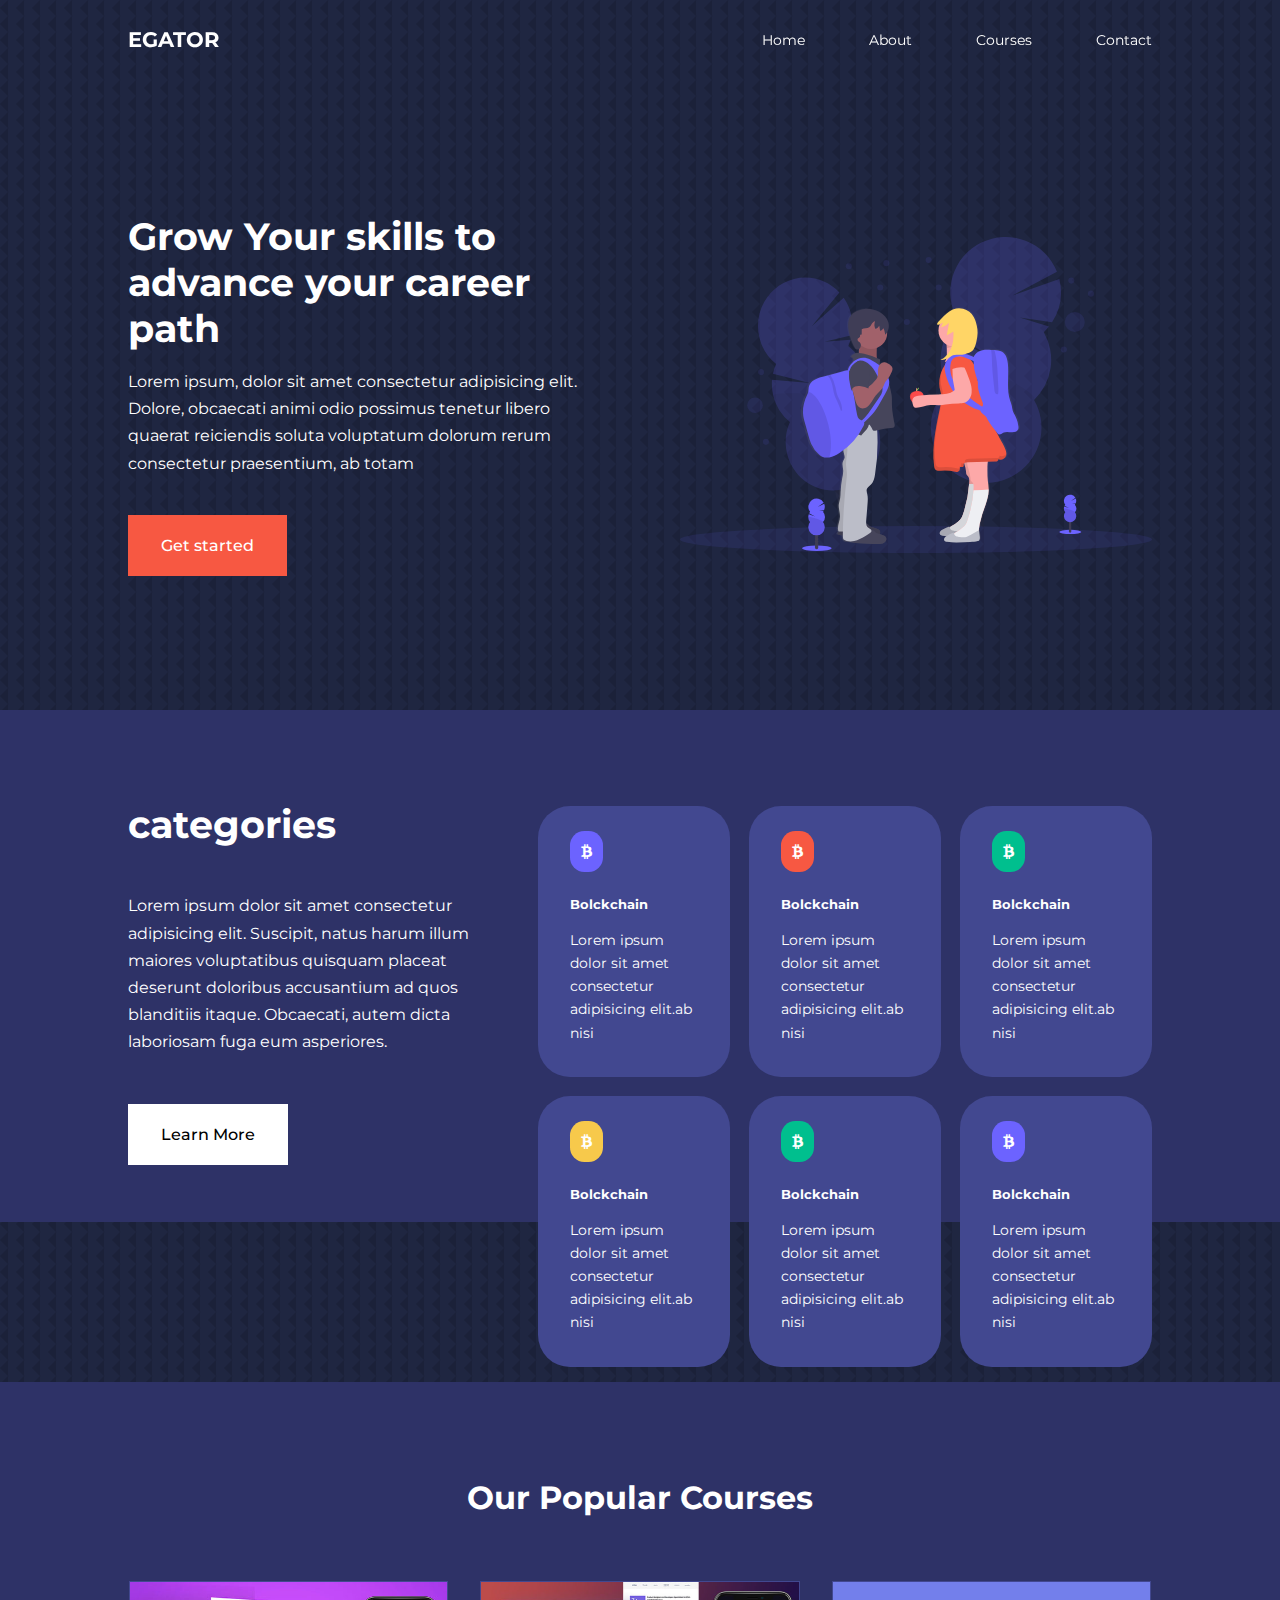
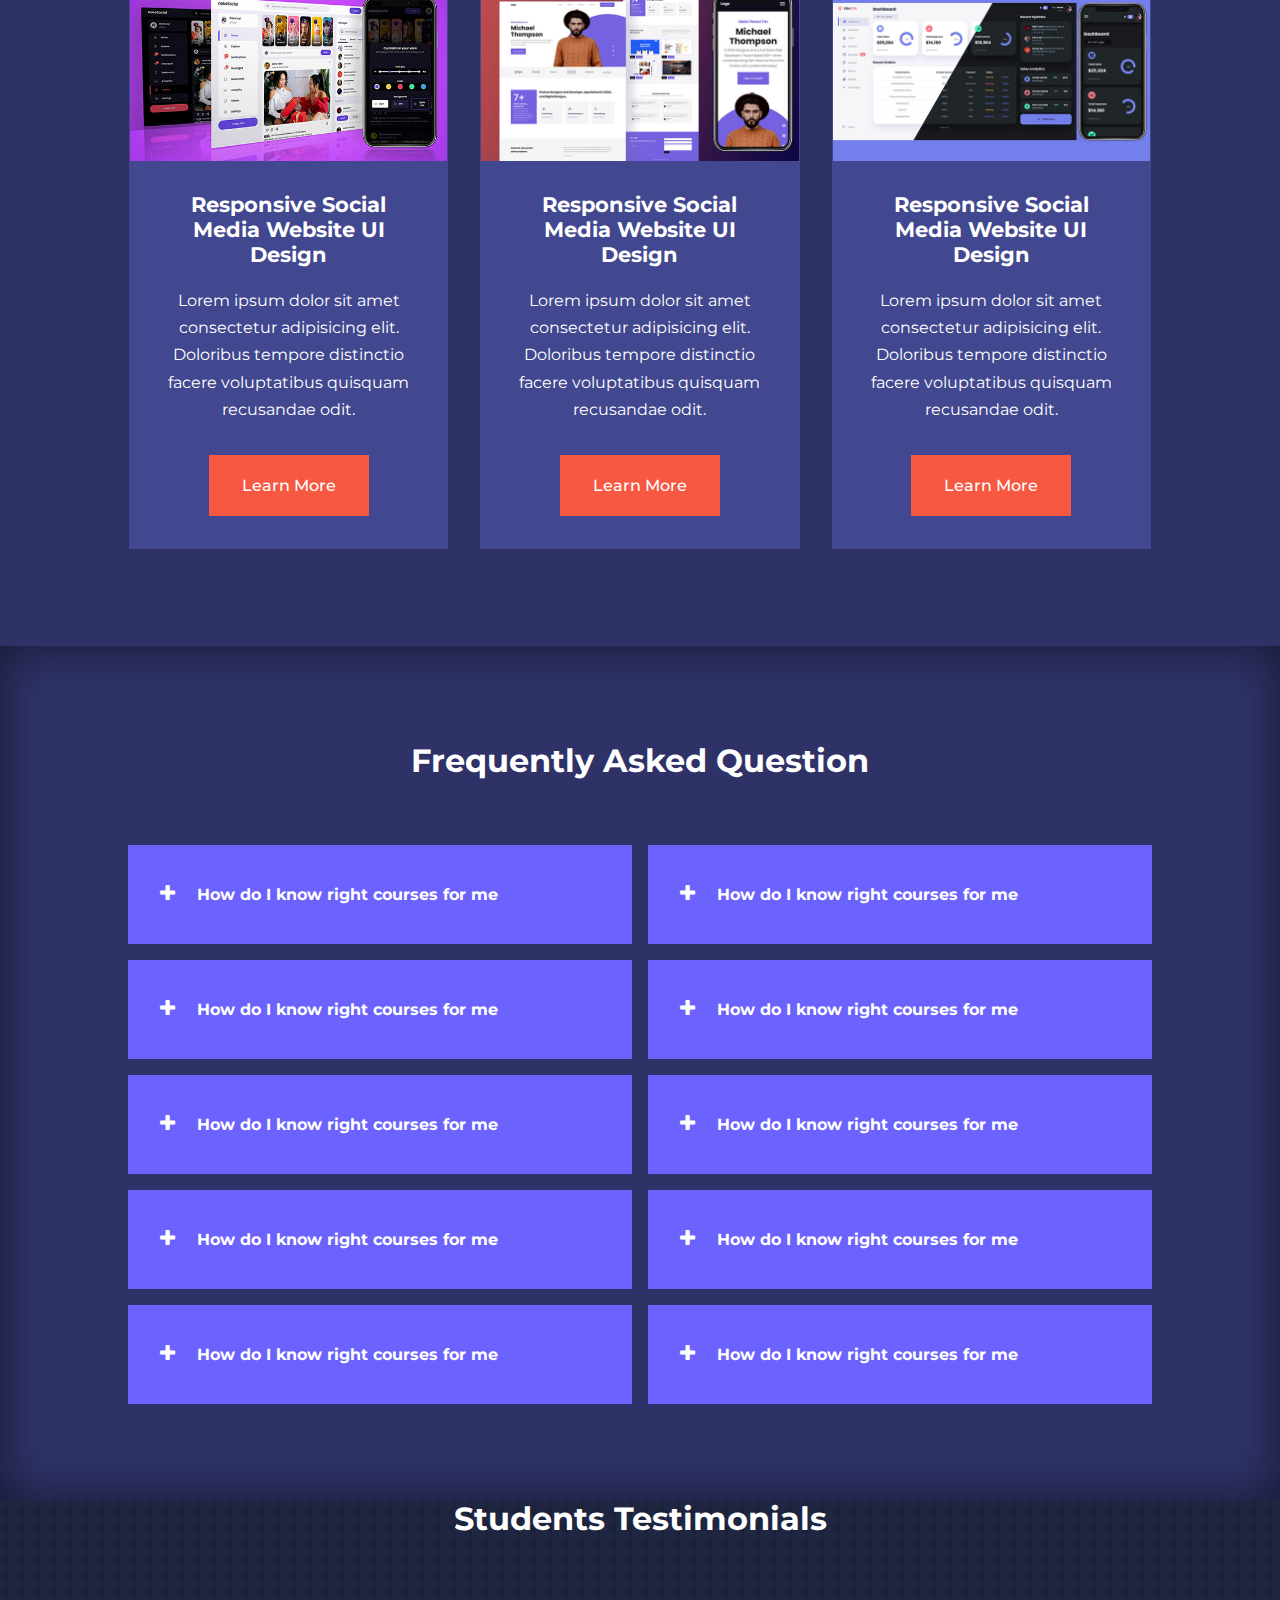
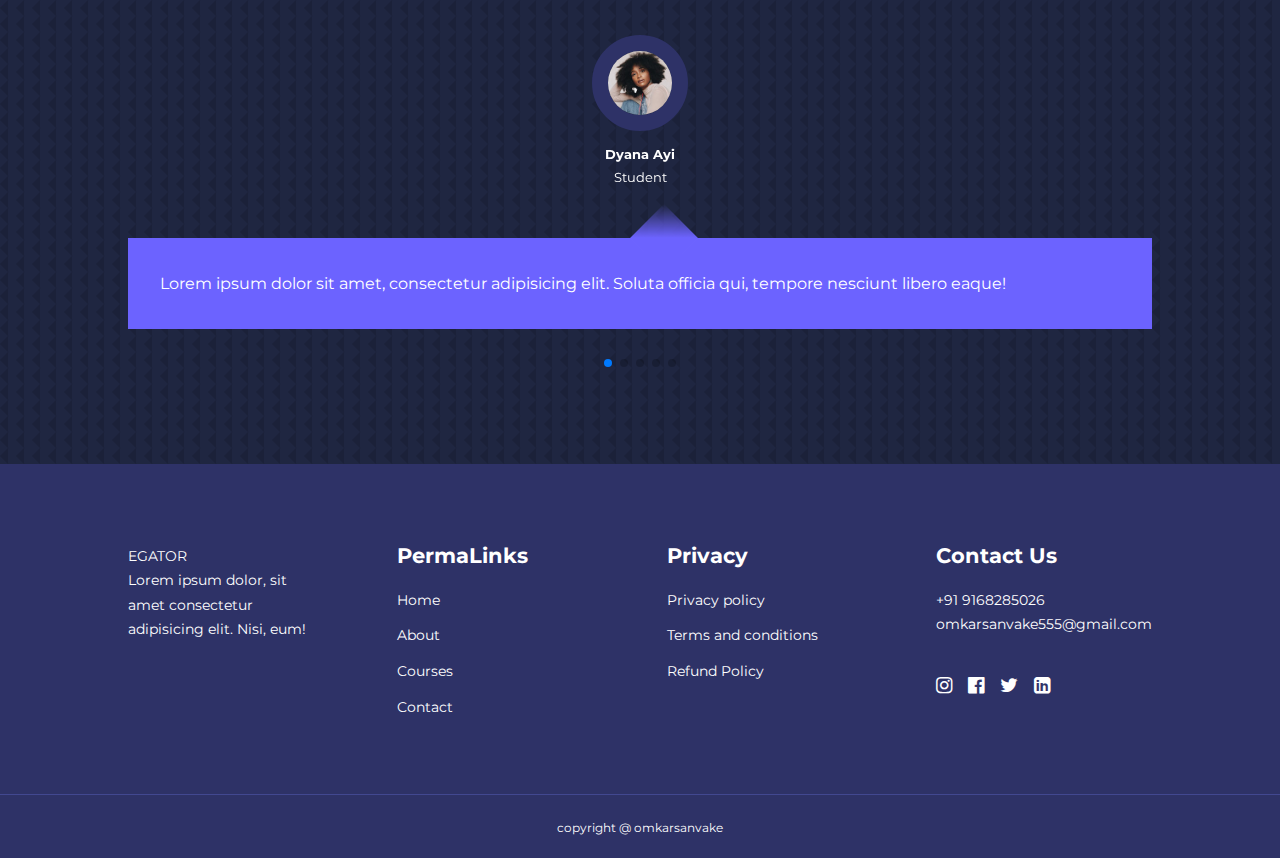
<file: index.html>
<!DOCTYPE html>
<html lang="en">

<head>
    <meta charset="UTF-8">
    <meta name="viewport" content="width=device-width, initial-scale=1.0">
    <title>Responsive multiple Education website</title>
    <link rel="stylesheet" href="./css/style.css">
    <link rel="stylesheet" href="./font-awesome-4.7.0/font-awesome-4.7.0/css/font-awesome.css">

    <link rel="preconnect" href="https://fonts.googleapis.com">
    <link rel="preconnect" href="https://fonts.gstatic.com" crossorigin>

    <!-- Google Font link -->
    <link
        href="https://fonts.googleapis.com/css2?family=Montserrat:wght@300;400;500;600;800&family=Nerko+One&family=Nunito:wght@200;300;400;600;700&display=swap"
        rel="stylesheet">

    <!-- swiper js -->
    <link rel="stylesheet" href="https://cdn.jsdelivr.net/npm/swiper@10/swiper-bundle.min.css" />
    <style>
        body{
            background-image: url("./images/bg-texture.png")
        }
    </style>


</head>

<body>
    <!-- =================Navbar Section starts+======================= -->
    <nav>
        <div class="container nav__container">
            <a href="index.html">
                <h4>EGATOR</h4>
            </a>
            <ul class="nav__menu">
                <li><a href="index.html">Home</a></li>
                <li><a href="about.html">About</a></li>
                <li><a href="courses.html">Courses</a></li>
                <li><a href="contact.html"> Contact</a></li>
                
            </ul>
            <button id="open-menu-btn"><i class="fa fa-bars" aria-hidden="true"></i></button>
            <button id="close-menu-btn"><i class="fa fa-times" aria-hidden="true"></i> </button>


        </div>
    </nav>
    <!-- ================Navbar Section Ends================================= -->


    <!-- ================header section starts============================= -->
    <header>
        <div class="container header__container">
            <div class="header__left">
                <h1>Grow Your skills to advance your career path</h1>
                <p>Lorem ipsum, dolor sit amet consectetur adipisicing elit. Dolore, obcaecati animi odio possimus
                    tenetur libero quaerat reiciendis soluta voluptatum dolorum rerum consectetur praesentium, ab totam

                </p>
                <a href="courses.html" class="btn btn-primary">Get started</a>
            </div>
            <div class="header__right">

                <div class="header__right-image">
                    <img src="./images/header.svg" alt="">
                </div>
            </div>

        </div>
    </header>
    <!-- ================header section End============================= -->

    <!-- ================categories section start============================= -->
    <section class="categories">
        <div class="container categories__container">
            <div class="categories__left">
                <h1>categories</h1>
                <p>Lorem ipsum dolor sit amet consectetur adipisicing elit. Suscipit, natus harum illum maiores
                    voluptatibus quisquam placeat deserunt doloribus accusantium ad quos blanditiis itaque. Obcaecati,
                    autem dicta laboriosam fuga eum asperiores.
                </p>
                <a href="#" class="btn">Learn More</a>
            </div>
            <div class="categories__right">
                <article class="category">
                    <span class="category__icon"><i class="fa fa-btc" aria-hidden="true"></i></span>
                    <h5>Bolckchain</h5>
                    <p>Lorem ipsum dolor sit amet consectetur adipisicing elit.ab nisi</p>
                </article>

                <article class="category">
                    <span class="category__icon"><i class="fa fa-btc" aria-hidden="true"></i></span>
                    <h5>Bolckchain</h5>
                    <p>Lorem ipsum dolor sit amet consectetur adipisicing elit.ab nisi</p>
                </article>

                <article class="category">
                    <span class="category__icon"><i class="fa fa-btc" aria-hidden="true"></i></span>
                    <h5>Bolckchain</h5>
                    <p>Lorem ipsum dolor sit amet consectetur adipisicing elit.ab nisi</p>
                </article>

                <article class="category">
                    <span class="category__icon"><i class="fa fa-btc" aria-hidden="true"></i></span>
                    <h5>Bolckchain</h5>
                    <p>Lorem ipsum dolor sit amet consectetur adipisicing elit.ab nisi</p>
                </article>

                <article class="category">
                    <span class="category__icon"><i class="fa fa-btc" aria-hidden="true"></i></span>
                    <h5>Bolckchain</h5>
                    <p>Lorem ipsum dolor sit amet consectetur adipisicing elit.ab nisi</p>
                </article>

                <article class="category">
                    <span class="category__icon"><i class="fa fa-btc" aria-hidden="true"></i></span>
                    <h5>Bolckchain</h5>
                    <p>Lorem ipsum dolor sit amet consectetur adipisicing elit.ab nisi</p>
                </article>

            </div>
        </div>


    </section>
    <!-- ================categories section End============================= -->



    <!-- ================courses section start============================= -->
    <section class="courses">
        <h2>Our Popular Courses</h2>
        <div class="container courses__container">


            <article class="course">
                <div class="course_image">
                    <img src="./images/course1.jpg" alt="">

                </div>
                <div class="course__info">
                    <h4>Responsive Social Media Website UI Design</h4>
                    <p>
                        Lorem ipsum dolor sit amet consectetur adipisicing elit. Doloribus tempore distinctio facere
                        voluptatibus quisquam recusandae odit.
                    </p>
                    <a href="./courses.html" class="btn btn-primary">Learn More</a>
                </div>

            </article>

            <article class="course">
                <div class="course_image">
                    <img src="./images/course2.jpg" alt="">

                </div>
                <div class="course__info">
                    <h4>Responsive Social Media Website UI Design</h4>
                    <p>
                        Lorem ipsum dolor sit amet consectetur adipisicing elit. Doloribus tempore distinctio facere
                        voluptatibus quisquam recusandae odit.
                    </p>
                    <a href="./courses.html" class="btn btn-primary">Learn More</a>
                </div>
            </article>

            <article class="course">
                <div class="course_image">
                    <img src="./images/course3.jpg
                    " alt="">

                </div>
                <div class="course__info">
                    <h4>Responsive Social Media Website UI Design</h4>
                    <p>
                        Lorem ipsum dolor sit amet consectetur adipisicing elit. Doloribus tempore distinctio facere
                        voluptatibus quisquam recusandae odit.
                    </p>
                    <a href="./courses.html" class="btn btn-primary">Learn More</a>
                </div>
            </article>




        </div>


    </section>
    <!-- ================courses section End============================= -->



    <!-- ================freq asked section End============================= -->

    <section class="faqs">
        <h2>Frequently Asked Question</h2>
        <div class="container faqs__container">
            <article class="faq ">
                <div class="faq__icon"><i class="fa fa-plus" aria-hidden="true"></i>
                </div>
                <div class="question__answer">
                    <h4>How do I know right courses for me</h4>
                    <p>
                        Lorem ipsum dolor sit amet consectetur adipisicing elit. Harum omnis quod maxime inventore
                        totam? Debitis aspernatur a eligendi architecto voluptatum dolorum animi consequuntur,
                        perspiciatis, aperiam dolorem accusantium voluptatibus ex labore.
                    </p>
                </div>
            </article>
            <article class="faq">
                <div class="faq__icon"><i class="fa fa-plus" aria-hidden="true"></i>
                </div>
                <div class="question__answer">
                    <h4>How do I know right courses for me</h4>
                    <p>
                        Lorem ipsum dolor sit amet consectetur adipisicing elit. Harum omnis quod maxime inventore
                        totam? Debitis aspernatur a eligendi architecto voluptatum dolorum animi consequuntur,
                        perspiciatis, aperiam dolorem accusantium voluptatibus ex labore.
                    </p>
                </div>
            </article>
            <article class="faq">
                <div class="faq__icon"><i class="fa fa-plus" aria-hidden="true"></i>
                </div>
                <div class="question__answer">
                    <h4>How do I know right courses for me</h4>
                    <p>
                        Lorem ipsum dolor sit amet consectetur adipisicing elit. Harum omnis quod maxime inventore
                        totam? Debitis aspernatur a eligendi architecto voluptatum dolorum animi consequuntur,
                        perspiciatis, aperiam dolorem accusantium voluptatibus ex labore.
                    </p>
                </div>
            </article>
            <article class="faq">
                <div class="faq__icon"><i class="fa fa-plus" aria-hidden="true"></i>
                </div>
                <div class="question__answer">
                    <h4>How do I know right courses for me</h4>
                    <p>
                        Lorem ipsum dolor sit amet consectetur adipisicing elit. Harum omnis quod maxime inventore
                        totam? Debitis aspernatur a eligendi architecto voluptatum dolorum animi consequuntur,
                        perspiciatis, aperiam dolorem accusantium voluptatibus ex labore.
                    </p>
                </div>
            </article>
            <article class="faq">
                <div class="faq__icon"><i class="fa fa-plus" aria-hidden="true"></i>
                </div>
                <div class="question__answer">
                    <h4>How do I know right courses for me</h4>
                    <p>
                        Lorem ipsum dolor sit amet consectetur adipisicing elit. Harum omnis quod maxime inventore
                        totam? Debitis aspernatur a eligendi architecto voluptatum dolorum animi consequuntur,
                        perspiciatis, aperiam dolorem accusantium voluptatibus ex labore.
                    </p>
                </div>
            </article>
            <article class="faq">
                <div class="faq__icon"><i class="fa fa-plus" aria-hidden="true"></i>
                </div>
                <div class="question__answer">
                    <h4>How do I know right courses for me</h4>
                    <p>
                        Lorem ipsum dolor sit amet consectetur adipisicing elit. Harum omnis quod maxime inventore
                        totam? Debitis aspernatur a eligendi architecto voluptatum dolorum animi consequuntur,
                        perspiciatis, aperiam dolorem accusantium voluptatibus ex labore.
                    </p>
                </div>
            </article>
            <article class="faq">
                <div class="faq__icon"><i class="fa fa-plus" aria-hidden="true"></i>
                </div>
                <div class="question__answer">
                    <h4>How do I know right courses for me</h4>
                    <p>
                        Lorem ipsum dolor sit amet consectetur adipisicing elit. Harum omnis quod maxime inventore
                        totam? Debitis aspernatur a eligendi architecto voluptatum dolorum animi consequuntur,
                        perspiciatis, aperiam dolorem accusantium voluptatibus ex labore.
                    </p>
                </div>
            </article>
            <article class="faq">
                <div class="faq__icon"><i class="fa fa-plus" aria-hidden="true"></i>
                </div>
                <div class="question__answer">
                    <h4>How do I know right courses for me</h4>
                    <p>
                        Lorem ipsum dolor sit amet consectetur adipisicing elit. Harum omnis quod maxime inventore
                        totam? Debitis aspernatur a eligendi architecto voluptatum dolorum animi consequuntur,
                        perspiciatis, aperiam dolorem accusantium voluptatibus ex labore.
                    </p>
                </div>
            </article>
            <article class="faq">
                <div class="faq__icon"><i class="fa fa-plus" aria-hidden="true"></i>
                </div>
                <div class="question__answer">
                    <h4>How do I know right courses for me</h4>
                    <p>
                        Lorem ipsum dolor sit amet consectetur adipisicing elit. Harum omnis quod maxime inventore
                        totam? Debitis aspernatur a eligendi architecto voluptatum dolorum animi consequuntur,
                        perspiciatis, aperiam dolorem accusantium voluptatibus ex labore.
                    </p>
                </div>
            </article>
            <article class="faq">
                <div class="faq__icon"><i class="fa fa-plus" aria-hidden="true"></i>
                </div>
                <div class="question__answer">
                    <h4>How do I know right courses for me</h4>
                    <p>
                        Lorem ipsum dolor sit amet consectetur adipisicing elit. Harum omnis quod maxime inventore
                        totam? Debitis aspernatur a eligendi architecto voluptatum dolorum animi consequuntur,
                        perspiciatis, aperiam dolorem accusantium voluptatibus ex labore.
                    </p>
                </div>
            </article>

        </div>
    </section>
    <!-- ================freq asked section End============================= -->

    <!-- ================TestMonial section Start============================= -->

    <section class="container testimonials__container swiper mySwiper">
        <h2>Students Testimonials</h2>
        <div class="swiper-wrapper">
            <article class="testimonial swiper-slide">
                <div class="avatar">
                    <img src="./images/avatar1.jpg" alt="">
                </div>
                <div class="testimonial__info">
                    <h5>Dyana Ayi</h5>
                    <small>Student</small>
                </div>
                <div class="testimonial__body">
                    <p>Lorem ipsum dolor sit amet, consectetur adipisicing elit. Soluta officia qui, tempore nesciunt
                        libero eaque!</p>
                </div>
            </article>
            <article class="testimonial swiper-slide">
                <div class="avatar">
                    <img src="./images/avatar2.jpg" alt="">
                </div>
                <div class="testimonial__info">
                    <h5>Jackson Andrew</h5>
                    <small>Data Scientist</small>
                </div>
                <div class="testimonial__body">
                    <p>Lorem ipsum dolor sit amet, consectetur adipisicing elit. Soluta officia qui, tempore nesciunt
                        libero eaque!</p>
                </div>
            </article>

            <article class="testimonial swiper-slide">
                <div class="avatar">
                    <img src="./images/avatar3.jpg" alt="">
                </div>
                <div class="testimonial__info">
                    <h5>Christan Dev</h5>
                    <small>UI/UX Designer</small>
                </div>
                <div class="testimonial__body">
                    <p>Lorem ipsum dolor sit amet, consectetur adipisicing elit. Soluta officia qui, tempore nesciunt
                        libero eaque!</p>
                </div>
            </article>


            <article class="testimonial swiper-slide">
                <div class="avatar">
                    <img src="./images/avatar4.jpg" alt="">
                </div>
                <div class="testimonial__info">
                    <h5>Huma Arabic</h5>
                    <small>Reasearch Analyst</small>
                </div>
                <div class="testimonial__body">
                    <p>Lorem ipsum dolor sit amet, consectetur adipisicing elit. Soluta officia qui, tempore nesciunt
                        libero eaque!</p>
                </div>
            </article>

            <article class="testimonial swiper-slide">
                <div class="avatar">
                    <img src="./images/avatar5.jpg" alt="">
                </div>
                <div class="testimonial__info">
                    <h5>Devi Morly</h5>
                    <small>Web developer</small>
                </div>
                <div class="testimonial__body">
                    <p>Lorem ipsum dolor sit amet, consectetur adipisicing elit. Soluta officia qui, tempore nesciunt
                        libero eaque!</p>
                </div>
            </article>
        </div>
        <br>
        <br>
        <div class="swiper-pagination"></div>

    </section>
    <!-- ================TestMonial section End============================= -->

    <!-- ================Footer section start============================= -->
    <footer class="footer">
        <div class="container footer__container">
            <div class="footer__1">
                <a href="index.html" class="footer__logo">EGATOR</a>
                <P>
                    Lorem ipsum dolor, sit amet consectetur adipisicing elit. Nisi, eum!
                </P>
            </div>

            <div class="footer__2">
                <h4>PermaLinks</h4>
                <ul class="permlinks">
                    <li><a href="index.html"></a>Home</li>
                    <li><a href="about.html"></a>About</li>
                    <li><a href="courses.html"></a>Courses</li>
                    <li><a href="contact.html"></a>Contact</li>
                </ul>
            </div>

            <div class="footer__3">
                <h4>Privacy</h4>
                <ul class="privacy">
                    <li><a href="#">Privacy policy</a></li>
                    <li><a href="#">Terms and conditions</a></li>
                    <li><a href="#">Refund Policy</a></li>
                </ul>
            </div>

            <div class="footer__4">
                <h4>Contact Us</h4>
                <div>
                    <p>+91 9168285026</p>
                    <p>omkarsanvake555@gmail.com</p>

                </div>
                <ul class="footer__social">
                    <li><a href="#"><i class="fa fa-instagram" aria-hidden="true"></i></a></li>
                    <li><a href="#"><i class="fa fa-facebook-official" aria-hidden="true"></i>
                        </a></li>
                    <li><a href="#"><i class="fa fa-twitter" aria-hidden="true"></i>
                        </a></li>
                    <li><a href="#"><i class="fa fa-linkedin-square" aria-hidden="true"></i>
                        </a></li>
                </ul>
            </div>

        </div>
        <div class="footer__copyright">
            <small>copyright @ omkarsanvake</small>
        </div>

    </footer>






    <!-- ================Footer section End============================= -->













    <script src="./main.js"></script>
    <script src="https://cdn.jsdelivr.net/npm/swiper@10/swiper-bundle.min.js"></script>
    <script>
        var swiper = new Swiper(".mySwiper", {
            slidesPerView: 1,
            spaceBetween: 30,
            pagination: {
                el: ".swiper-pagination",
                clickable: true,
            },
            breakpoints: {
                600: {
                    slidesperview: 2
                }
            }
        });
    </script>

</body>

</html>
</file>
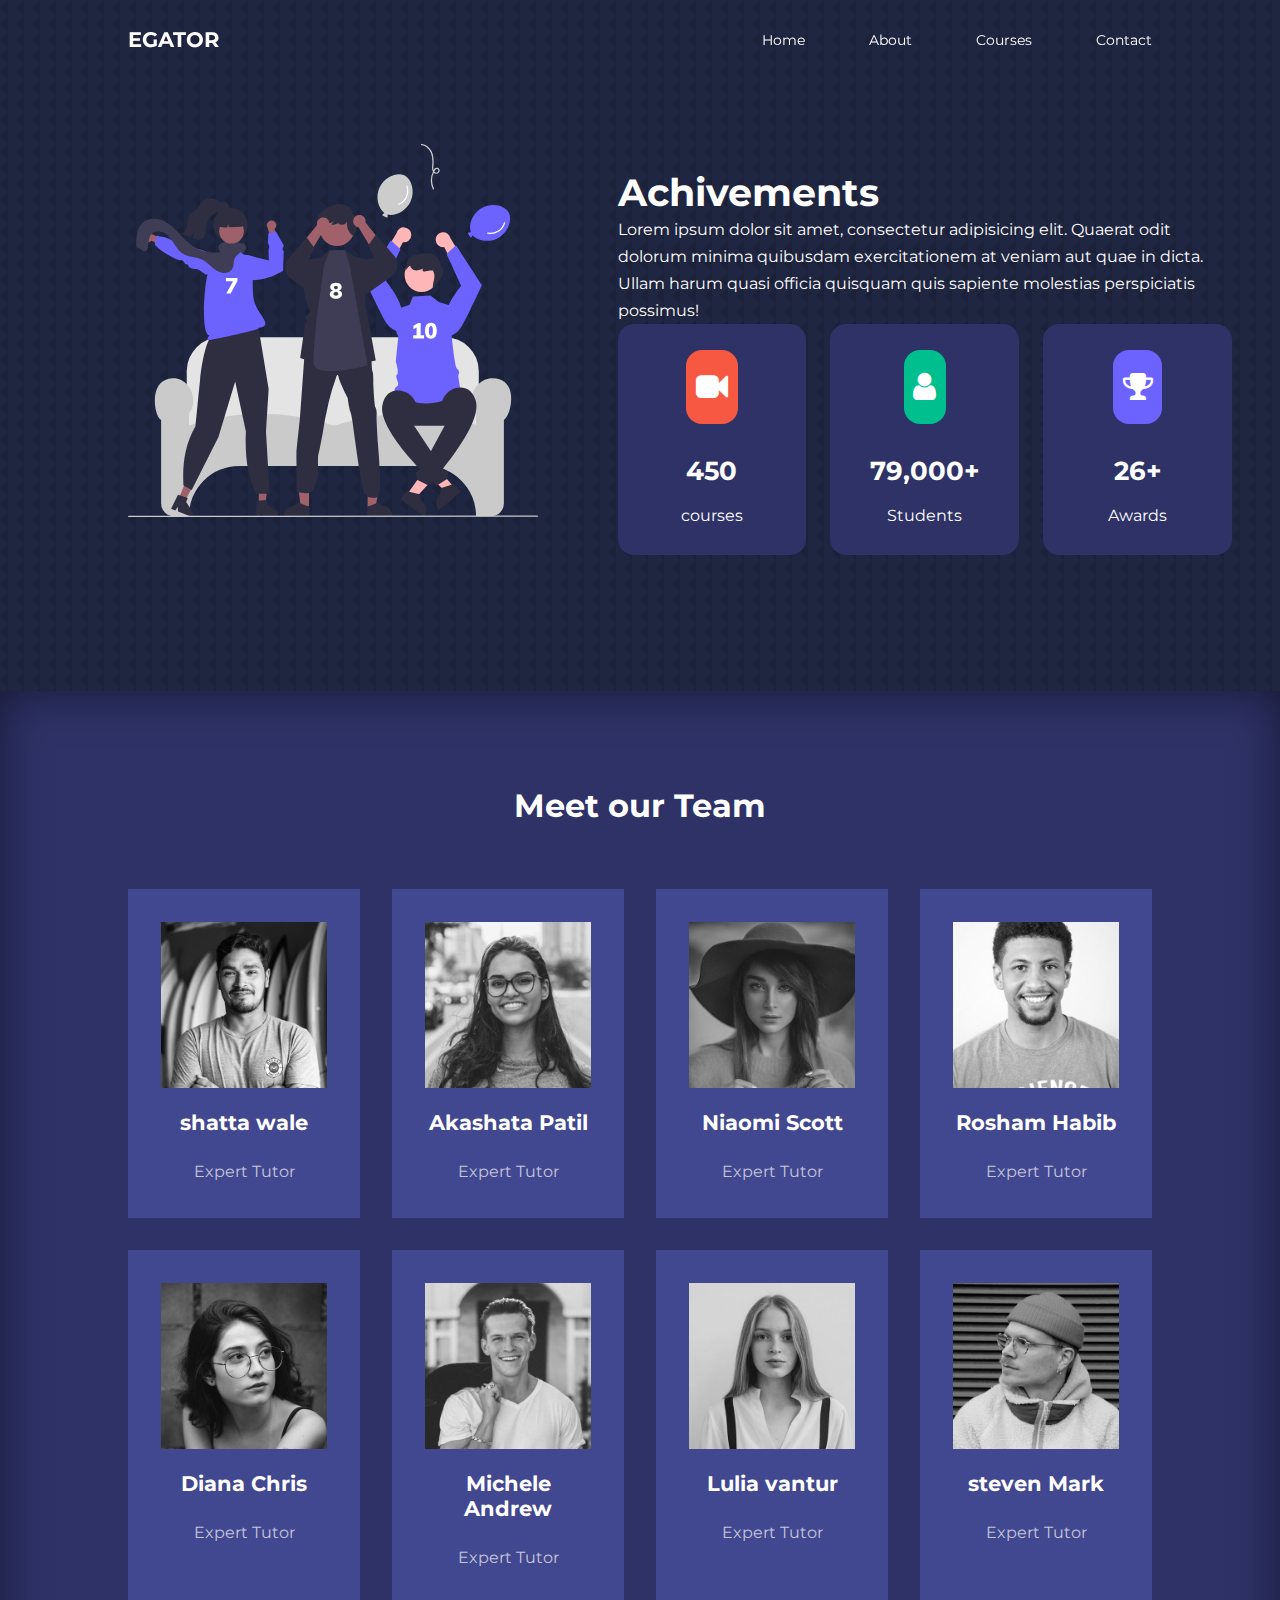
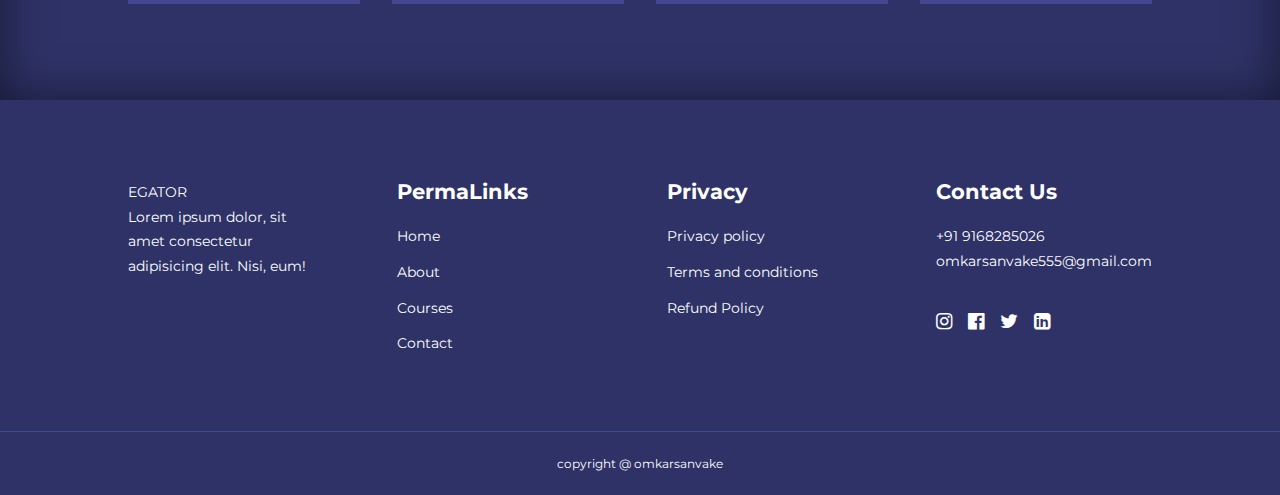
<file: about.html>
<!DOCTYPE html>
<html lang="en">

<head>
    <meta charset="UTF-8">
    <meta name="viewport" content="width=device-width, initial-scale=1.0">
    <title>Responsive multiple Education website</title>
    <link rel="stylesheet" href="./css/style.css">
    <link rel="stylesheet" href="./css/about.css
    
    ">
    <link rel="stylesheet" href="./font-awesome-4.7.0/font-awesome-4.7.0/css/font-awesome.css">

    <link rel="preconnect" href="https://fonts.googleapis.com">
    <link rel="preconnect" href="https://fonts.gstatic.com" crossorigin>

    <!-- Google Font link -->
    <link
        href="https://fonts.googleapis.com/css2?family=Montserrat:wght@300;400;500;600;800&family=Nerko+One&family=Nunito:wght@200;300;400;600;700&display=swap"
        rel="stylesheet">

        <style>
            body{
                background-image: url("./images/bg-texture.png")
            }
        </style>



</head>

<body>
    <!-- =================Navbar Section starts+======================= -->
    <nav>
        <div class="container nav__container">
            <a href="index.html">
                <h4>EGATOR</h4>
            </a>
            <ul class="nav__menu">
                <li><a href="index.html">Home</a></li>
                <li><a href="index.html">About</a></li>
                <li><a href="index.html">Courses</a></li>
                <li><a href="index.html"> Contact</a></li>
            </ul>
            <button id="open-menu-btn"><i class="fa fa-bars" aria-hidden="true"></i></button>
            <button id="close-menu-btn"><i class="fa fa-times" aria-hidden="true"></i> </button>


        </div>
    </nav>
    <!-- ================Navbar Section Ends================================= -->
    <!-- ================Achivments Section Ends================================= -->
    <section class="about__achivements">
        <div class="container about__achivements-container">
            <div class="about__achivements-left">
                <img src="./images/about achievements.svg" alt="">
            </div>
            <div class="about__achivements-right">
                <h1>Achivements</h1>
                <p>
                    Lorem ipsum dolor sit amet, consectetur adipisicing elit. Quaerat odit dolorum minima quibusdam
                    exercitationem at veniam aut quae in dicta. Ullam harum quasi officia quisquam quis sapiente
                    molestias perspiciatis possimus!
                </p>
                <div class="achivements__cards">
                    <article class="achivements_card">
                        <span class="achivements__icon">
                            <i class="fa fa-video-camera" aria-hidden="true"></i>
                        </span>
                        <h3>450</h3>
                        <p>courses</p>
                    </article>

                    <article class="achivements_card">
                        <span class="achivements__icon">
                            <i class="fa fa-user" aria-hidden="true"></i>
                        </span>
                        <h3>79,000+</h3>
                        <p>Students</p>
                    </article>


                    <article class="achivements_card">
                        <span class="achivements__icon">
                            <i class="fa fa-trophy" aria-hidden="true"></i>

                        </span>
                        <h3>26+</h3>
                        <p>Awards</p>
                    </article>
                </div>
            </div>
        </div>
    </section>




    <!-- ================Achivments Section Ends================================= -->

    <!-- ================Meet our team Section Ends================================= -->
    <section class="team">
        <h2>Meet our Team</h2>
        <div class="container team__container">
            <article class="team__member">
                <div class="team__member-image">
                    <img src="./images/tm1.jpg" alt="">
                </div>
                <div class="team__member-info">
                    <h4>shatta wale</h4>
                    <p>Expert Tutor</p>
                </div>
                <div class="team__member-social">
                    <a href="https://instagram.com" target="_blank"><i class="fa fa-instagram" aria-hidden="true"></i></a>
                    <a href="https://twitter.com" target="_blank"><i class="fa fa-twitter" aria-hidden="true"></i></a>
                    <a href="https://linkedin.com" target="_blank"><i class="fa fa-linkedin-square" aria-hidden="true"></i></a>


                </div>
            </article>

            <article class="team__member">
                <div class="team__member-image">
                    <img src="./images/tm2.jpg" alt="">
                </div>
                <div class="team__member-info">
                    <h4>Akashata Patil</h4>
                    <p>Expert Tutor</p>
                </div>
                <div class="team__member-social">
                    <a href="https://instagram.com" target="_blank"><i class="fa fa-instagram" aria-hidden="true"></i></a>
                    <a href="https://twitter.com" target="_blank"><i class="fa fa-twitter" aria-hidden="true"></i></a>
                    <a href="https://linkedin.com" target="_blank"><i class="fa fa-linkedin-square" aria-hidden="true"></i></a>


                </div>
            </article>

            <article class="team__member">
                <div class="team__member-image">
                    <img src="./images/tm3.jpg" alt="">
                </div>
                <div class="team__member-info">
                    <h4>Niaomi Scott</h4>
                    <p>Expert Tutor</p>
                </div>
                <div class="team__member-social">
                    <a href="https://instagram.com" target="_blank"><i class="fa fa-instagram" aria-hidden="true"></i></a>
                    <a href="https://twitter.com" target="_blank"><i class="fa fa-twitter" aria-hidden="true"></i></a>
                    <a href="https://linkedin.com" target="_blank"><i class="fa fa-linkedin-square" aria-hidden="true"></i></a>


                </div>
            </article>

            <article class="team__member">
                <div class="team__member-image">
                    <img src="./images/tm4.jpg" alt="">
                </div>
                <div class="team__member-info">
                    <h4>Rosham Habib</h4>
                    <p>Expert Tutor</p>
                </div>
                <div class="team__member-social">
                    <a href="https://instagram.com" target="_blank"><i class="fa fa-instagram" aria-hidden="true"></i></a>
                    <a href="https://twitter.com" target="_blank"><i class="fa fa-twitter" aria-hidden="true"></i></a>
                    <a href="https://linkedin.com" target="_blank"><i class="fa fa-linkedin-square" aria-hidden="true"></i></a>


                </div>
            </article>

            <article class="team__member">
                <div class="team__member-image">
                    <img src="./images/tm5.jpg" alt="">
                </div>
                <div class="team__member-info">
                    <h4>Diana Chris</h4>
                    <p>Expert Tutor</p>
                </div>
                <div class="team__member-social">
                    <a href="https://instagram.com" target="_blank"><i class="fa fa-instagram" aria-hidden="true"></i></a>
                    <a href="https://twitter.com" target="_blank"><i class="fa fa-twitter" aria-hidden="true"></i></a>
                    <a href="https://linkedin.com" target="_blank"><i class="fa fa-linkedin-square" aria-hidden="true"></i></a>


                </div>
            </article>

            <article class="team__member">
                <div class="team__member-image">
                    <img src="./images/tm6.jpg" alt="">
                </div>
                <div class="team__member-info">
                    <h4>Michele Andrew</h4>
                    <p>Expert Tutor</p>
                </div>
                <div class="team__member-social">
                    <a href="https://instagram.com" target="_blank"><i class="fa fa-instagram" aria-hidden="true"></i></a>
                    <a href="https://twitter.com" target="_blank"><i class="fa fa-twitter" aria-hidden="true"></i></a>
                    <a href="https://linkedin.com" target="_blank"><i class="fa fa-linkedin-square" aria-hidden="true"></i></a>


                </div>
            </article>

            <article class="team__member">
                <div class="team__member-image">
                    <img src="./images/tm7.jpg" alt="">
                </div>
                <div class="team__member-info">
                    <h4>Lulia vantur</h4>
                    <p>Expert Tutor</p>
                </div>
                <div class="team__member-social">
                    <a href="https://instagram.com" target="_blank"><i class="fa fa-instagram" aria-hidden="true"></i></a>
                    <a href="https://twitter.com" target="_blank"><i class="fa fa-twitter" aria-hidden="true"></i></a>
                    <a href="https://linkedin.com" target="_blank"><i class="fa fa-linkedin-square" aria-hidden="true"></i></a>


                </div>
            </article>

            <article class="team__member">
                <div class="team__member-image">
                    <img src="./images/tm8.jpg" alt="">
                </div>
                <div class="team__member-info">
                    <h4>steven Mark</h4>
                    <p>Expert Tutor</p>
                </div>
                <div class="team__member-social">
                    <a href="https://instagram.com" target="_blank"><i class="fa fa-instagram" aria-hidden="true"></i></a>
                    <a href="https://twitter.com" target="_blank"><i class="fa fa-twitter" aria-hidden="true"></i></a>
                    <a href="https://linkedin.com" target="_blank"><i class="fa fa-linkedin-square" aria-hidden="true"></i></a>


                </div>
            </article>
        </div>
    </section>

    <!-- ================Meet our team Section Ends================================= -->



    <!-- ================Footer section start============================= -->
    <footer class="footer">
        <div class="container footer__container">
            <div class="footer__1">
                <a href="index.html" class="footer__logo">EGATOR</a>
                <P>
                    Lorem ipsum dolor, sit amet consectetur adipisicing elit. Nisi, eum!
                </P>
            </div>

            <div class="footer__2">
                <h4>PermaLinks</h4>
                <ul class="permlinks">
                    <li><a href="index.html"></a>Home</li>
                    <li><a href="about.html"></a>About</li>
                    <li><a href="courses.html"></a>Courses</li>
                    <li><a href="contact.html"></a>Contact</li>
                </ul>
            </div>

            <div class="footer__3">
                <h4>Privacy</h4>
                <ul class="privacy">
                    <li><a href="#">Privacy policy</a></li>
                    <li><a href="#">Terms and conditions</a></li>
                    <li><a href="#">Refund Policy</a></li>
                </ul>
            </div>

            <div class="footer__4">
                <h4>Contact Us</h4>
                <div>
                    <p>+91 9168285026</p>
                    <p>omkarsanvake555@gmail.com</p>

                </div>
                <ul class="footer__social">
                    <li><a href="#"><i class="fa fa-instagram" aria-hidden="true"></i></a></li>
                    <li><a href="#"><i class="fa fa-facebook-official" aria-hidden="true"></i>
                        </a></li>
                    <li><a href="#"><i class="fa fa-twitter" aria-hidden="true"></i>
                        </a></li>
                    <li><a href="#"><i class="fa fa-linkedin-square" aria-hidden="true"></i>
                        </a></li>
                </ul>
            </div>

        </div>
        <div class="footer__copyright">
            <small>copyright @ omkarsanvake</small>
        </div>

    </footer>






    <!-- ================Footer section End============================= -->



</body>

</html>
</file>
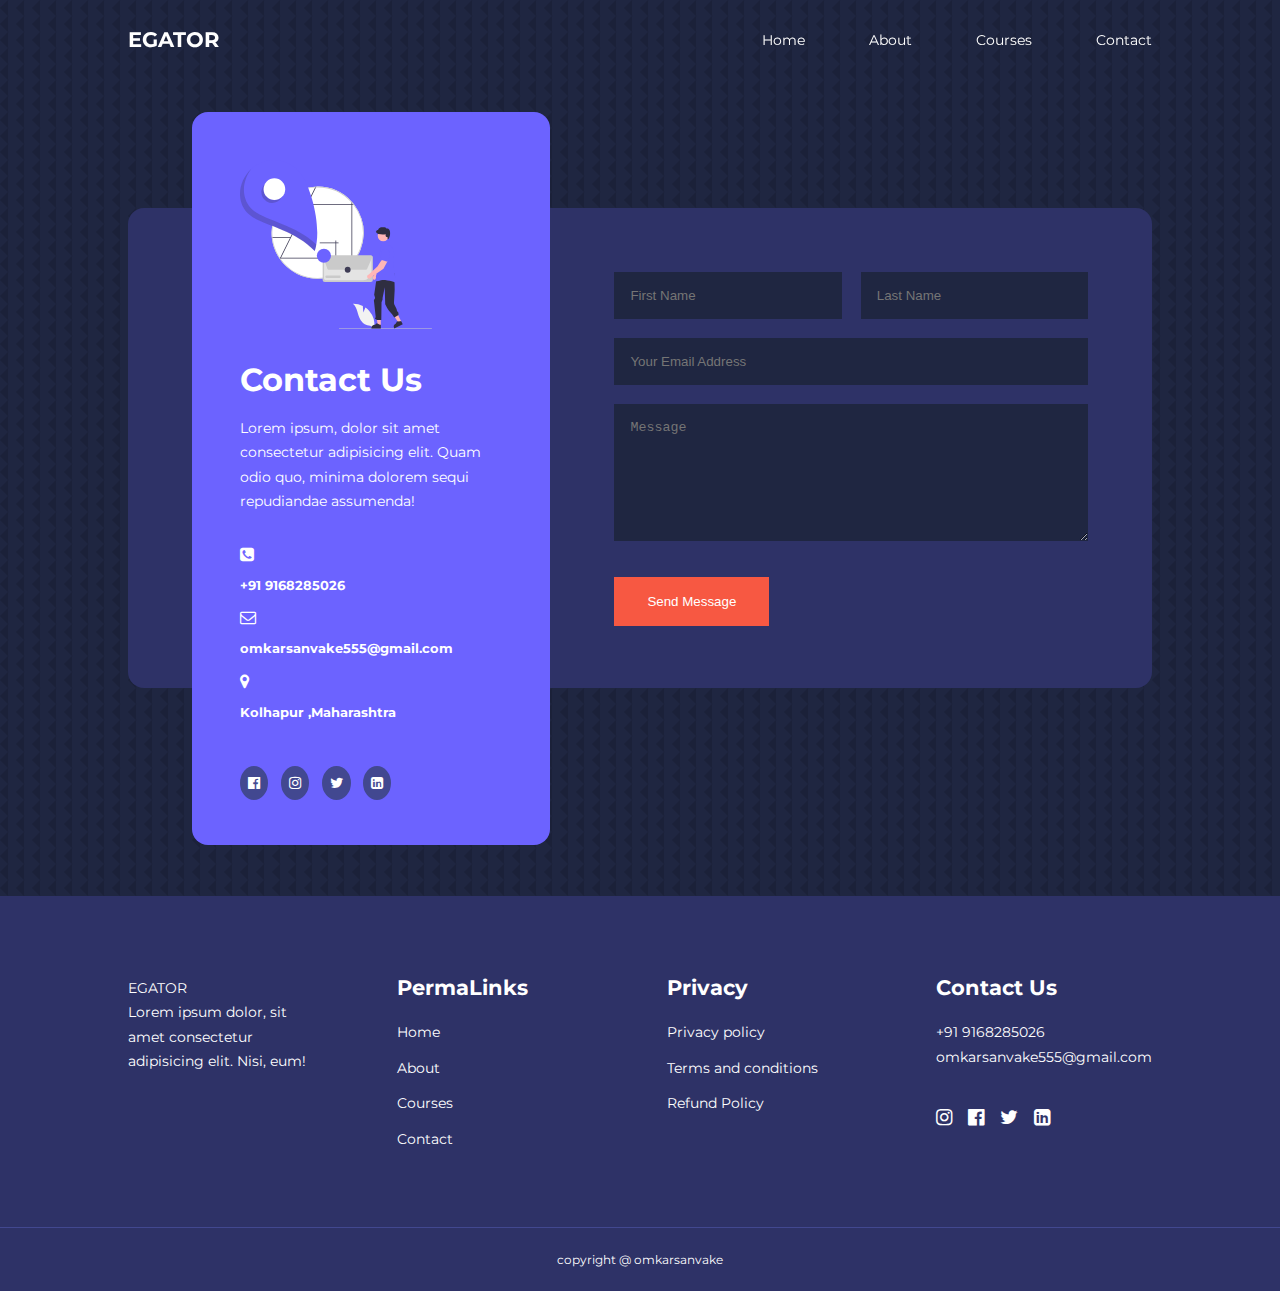
<file: contact.html>
<!DOCTYPE html>
<html lang="en">

<head>
    <meta charset="UTF-8">
    <meta name="viewport" content="width=device-width, initial-scale=1.0">
    <title>Responsive multiple Education website</title>
    <link rel="stylesheet" href="./css/style.css">
    <link rel="stylesheet" href="./css/contact.css">
    <link rel="stylesheet" href="./font-awesome-4.7.0/font-awesome-4.7.0/css/font-awesome.css">

    <link rel="preconnect" href="https://fonts.googleapis.com">
    <link rel="preconnect" href="https://fonts.gstatic.com" crossorigin>

    <!-- Google Font link -->
    <link
        href="https://fonts.googleapis.com/css2?family=Montserrat:wght@300;400;500;600;800&family=Nerko+One&family=Nunito:wght@200;300;400;600;700&display=swap"
        rel="stylesheet">

        <style>
            body{
                background-image: url("./images/bg-texture.png")
            }
        </style>

    

</head>

<body>
    <!-- =================Navbar Section starts+======================= -->
    <nav>
        <div class="container nav__container">
            <a href="index.html">
                <h4>EGATOR</h4>
            </a>
            <ul class="nav__menu">
                <li><a href="index.html">Home</a></li>
                <li><a href="index.html">About</a></li>
                <li><a href="index.html">Courses</a></li>
                <li><a href="index.html"> Contact</a></li>
            </ul>
            <button id="open-menu-btn"><i class="fa fa-bars" aria-hidden="true"></i></button>
            <button id="close-menu-btn"><i class="fa fa-times" aria-hidden="true"></i> </button>


        </div>
    </nav>
    <!-- ================Navbar Section Ends================================= -->


    <section class="contact">
        <div class="container contact__container">
            <aside class="contact__aside">
                <div class="aside__image">
                    <img src="./images/contact.svg" alt="">
                </div>
                <h2>Contact Us</h2>
                <p>Lorem ipsum, dolor sit amet consectetur adipisicing elit. Quam odio quo, minima dolorem sequi
                    repudiandae assumenda!</p>
                <ul class="contact__details">
                    <li>
                        <i class="fa fa-phone-square" aria-hidden="true"></i>

                        <h5>+91 9168285026</h5>
                    </li>
                    <li>
                        <i class="fa fa-envelope-o" aria-hidden="true"></i>

                        <h5>omkarsanvake555@gmail.com</h5>

                    </li>
                    <li>
                        <i class="fa fa-map-marker" aria-hidden="true"></i>

                        <h5>Kolhapur ,Maharashtra</h5>
                    </li>
                </ul>

                <ul class="contact__social">
                    <li><a href="https://facebook.com"><i class="fa fa-facebook-official" aria-hidden="true"></i></a></li>
                    <li><a href="https://instagram.com"><i class="fa fa-instagram" aria-hidden="true"></i></a></li>
                    <li><a href="https://twitter.com"><i class="fa fa-twitter" aria-hidden="true"></i></a></li>
                    <li><a href="https://linkedin.com"><i class="fa fa-linkedin-square" aria-hidden="true"></i></a></li>
                </ul>

            </aside>



            <form action="https://formspree.io/f/xbjvzqqn" method="POST" class="contact__form">
                <div class="form__name">
                    <input type="text" name="first Name" placeholder="First Name" required>
                    <input type="text" name="first Name" placeholder="Last Name" required>
                </div>
                <input type="email" name="Emai Address" placeholder="Your Email Address" required>
                <textarea name="Message" id=""  rows="7" placeholder="Message"></textarea>
                <button type="submit" class="btn btn-primary">Send Message</button>

            </form>
        </div>
    </section>


    <!-- ================Footer section start============================= -->
    <footer class="footer">
        <div class="container footer__container">
            <div class="footer__1">
                <a href="index.html" class="footer__logo">EGATOR</a>
                <P>
                    Lorem ipsum dolor, sit amet consectetur adipisicing elit. Nisi, eum!
                </P>
            </div>

            <div class="footer__2">
                <h4>PermaLinks</h4>
                <ul class="permlinks">
                    <li><a href="index.html"></a>Home</li>
                    <li><a href="about.html"></a>About</li>
                    <li><a href="courses.html"></a>Courses</li>
                    <li><a href="contact.html"></a>Contact</li>
                </ul>
            </div>

            <div class="footer__3">
                <h4>Privacy</h4>
                <ul class="privacy">
                    <li><a href="#">Privacy policy</a></li>
                    <li><a href="#">Terms and conditions</a></li>
                    <li><a href="#">Refund Policy</a></li>
                </ul>
            </div>

            <div class="footer__4">
                <h4>Contact Us</h4>
                <div>
                    <p>+91 9168285026</p>
                    <p>omkarsanvake555@gmail.com</p>

                </div>
                <ul class="footer__social">
                    <li><a href="#"><i class="fa fa-instagram" aria-hidden="true"></i></a></li>
                    <li><a href="#"><i class="fa fa-facebook-official" aria-hidden="true"></i>
                        </a></li>
                    <li><a href="#"><i class="fa fa-twitter" aria-hidden="true"></i>
                        </a></li>
                    <li><a href="#"><i class="fa fa-linkedin-square" aria-hidden="true"></i>
                        </a></li>
                </ul>
            </div>

        </div>
        <div class="footer__copyright">
            <small>copyright @ omkarsanvake</small>
        </div>

    </footer>


    <script src="./main.js"></script>



    <!-- ================Footer section End============================= -->



</body>

</html>
</file>
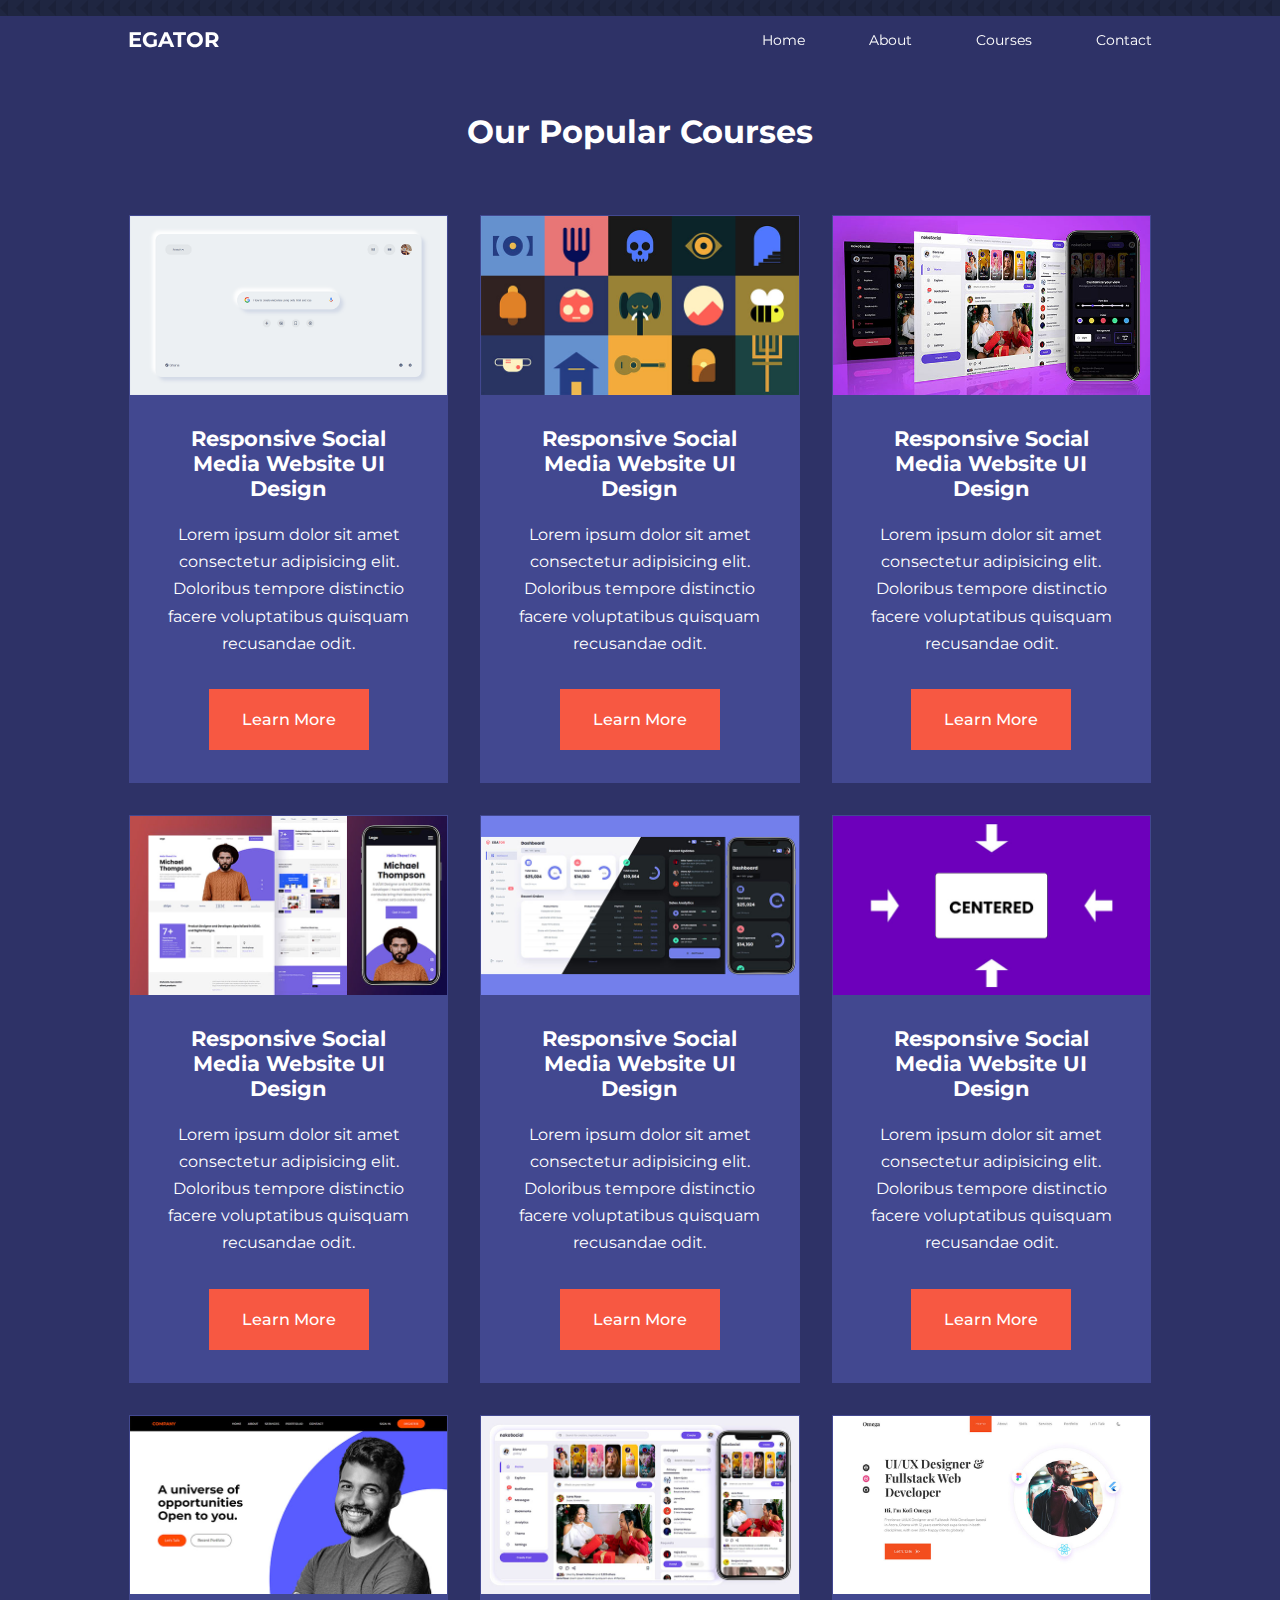
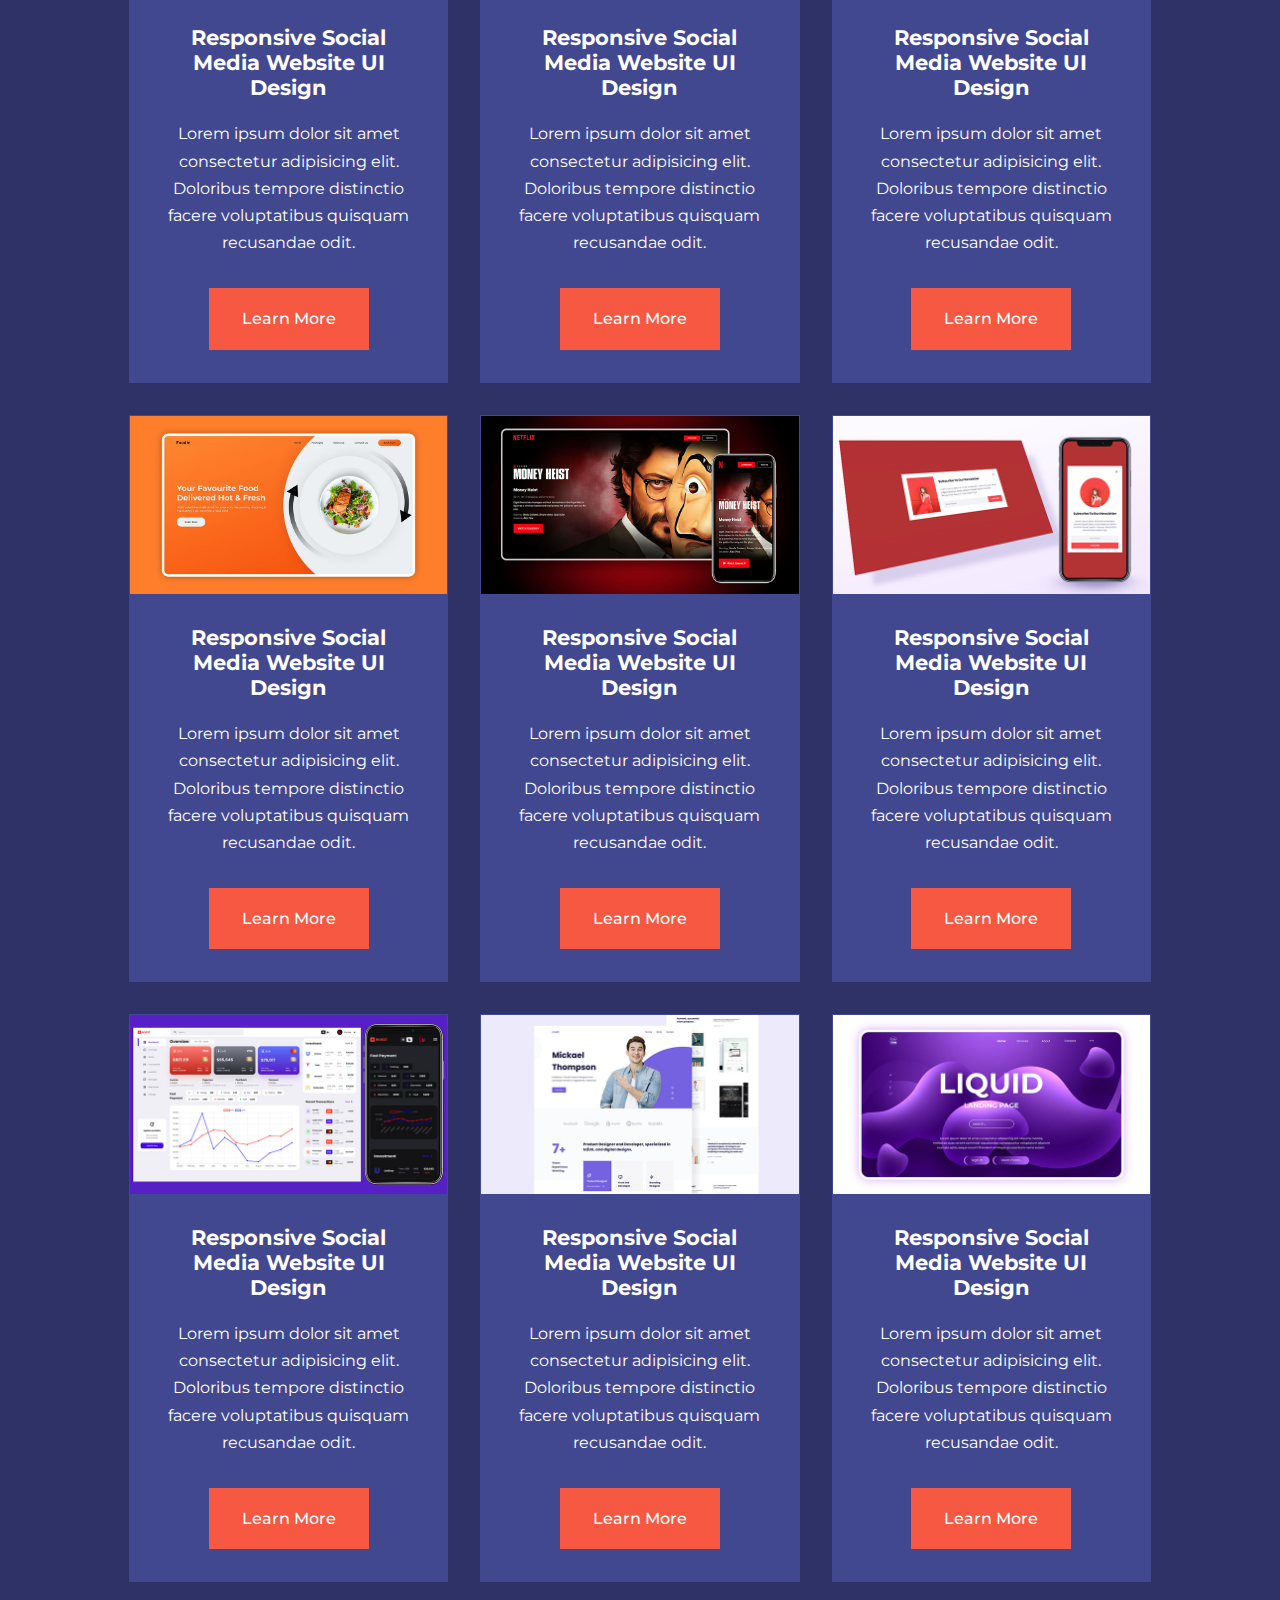
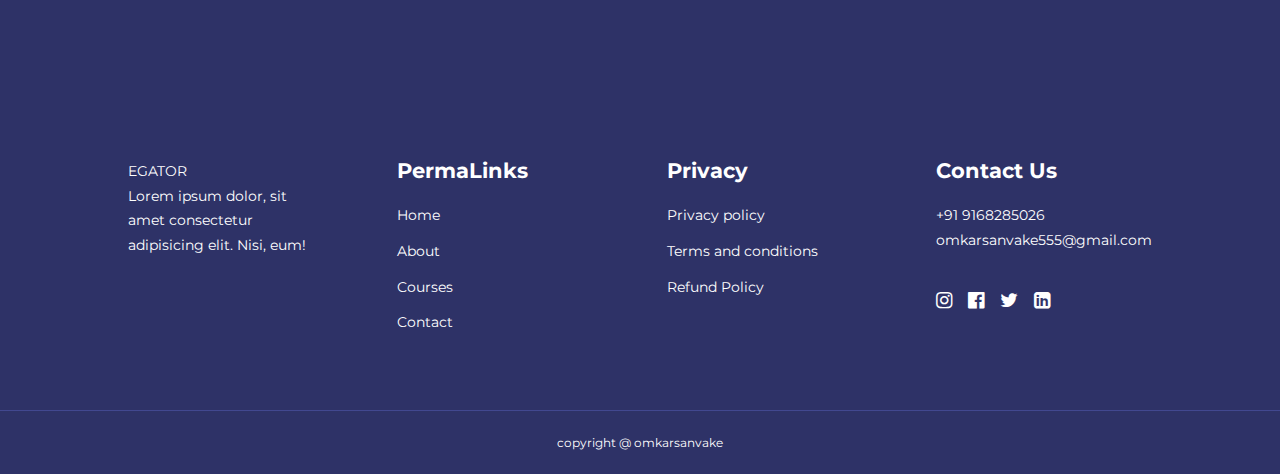
<file: courses.html>
<!DOCTYPE html>
<html lang="en">

<head>
    <meta charset="UTF-8">
    <meta name="viewport" content="width=device-width, initial-scale=1.0">
    <title>Responsive multiple Education website</title>
    <link rel="stylesheet" href="./css/style.css">
    <link rel="stylesheet" href="./css/about.css
    
    ">
    <link rel="stylesheet" href="./font-awesome-4.7.0/font-awesome-4.7.0/css/font-awesome.css">

    <link rel="preconnect" href="https://fonts.googleapis.com">
    <link rel="preconnect" href="https://fonts.gstatic.com" crossorigin>

    <!-- Google Font link -->
    <link
        href="https://fonts.googleapis.com/css2?family=Montserrat:wght@300;400;500;600;800&family=Nerko+One&family=Nunito:wght@200;300;400;600;700&display=swap"
        rel="stylesheet">


    <style>
        .courses{
            margin-top: 1rem;
        }
        body{
            background-image: url("./images/bg-texture.png")
        }
    
    </style>    


</head>

<body>
    <!-- =================Navbar Section starts+======================= -->
    <nav>
        <div class="container nav__container">
            <a href="index.html">
                <h4>EGATOR</h4>
            </a>
            <ul class="nav__menu">
                <li><a href="index.html">Home</a></li>
                <li><a href="index.html">About</a></li>
                <li><a href="index.html">Courses</a></li>
                <li><a href="index.html"> Contact</a></li>
            </ul>
            <button id="open-menu-btn"><i class="fa fa-bars" aria-hidden="true"></i></button>
            <button id="close-menu-btn"><i class="fa fa-times" aria-hidden="true"></i> </button>


        </div>
    </nav>
    <!-- ================Navbar Section Ends================================= -->

    <!-- ================courses section start============================= -->
    <section class="courses">
        <h2>Our Popular Courses</h2>
        <div class="container courses__container">


            <article class="course">
                <div class="course_image">
                    <img src="./images/course12.jpg" alt="">

                </div>
                <div class="course__info">
                    <h4>Responsive Social Media Website UI Design</h4>
                    <p>
                        Lorem ipsum dolor sit amet consectetur adipisicing elit. Doloribus tempore distinctio facere
                        voluptatibus quisquam recusandae odit.
                    </p>
                    <a href="./courses.html" class="btn btn-primary">Learn More</a>
                </div>

            </article>

            <article class="course">
                <div class="course_image">
                    <img src="./images/course11.jpg" alt="">

                </div>
                <div class="course__info">
                    <h4>Responsive Social Media Website UI Design</h4>
                    <p>
                        Lorem ipsum dolor sit amet consectetur adipisicing elit. Doloribus tempore distinctio facere
                        voluptatibus quisquam recusandae odit.
                    </p>
                    <a href="./courses.html" class="btn btn-primary">Learn More</a>
                </div>
            </article>

            <article class="course">
                <div class="course_image">
                    <img src="./images/course1.jpg
                    " alt="">

                </div>
                <div class="course__info">
                    <h4>Responsive Social Media Website UI Design</h4>
                    <p>
                        Lorem ipsum dolor sit amet consectetur adipisicing elit. Doloribus tempore distinctio facere
                        voluptatibus quisquam recusandae odit.
                    </p>
                    <a href="./courses.html" class="btn btn-primary">Learn More</a>
                </div>
            </article>

            <article class="course">
                <div class="course_image">
                    <img src="./images/course2.jpg
                    " alt="">

                </div>
                <div class="course__info">
                    <h4>Responsive Social Media Website UI Design</h4>
                    <p>
                        Lorem ipsum dolor sit amet consectetur adipisicing elit. Doloribus tempore distinctio facere
                        voluptatibus quisquam recusandae odit.
                    </p>
                    <a href="./courses.html" class="btn btn-primary">Learn More</a>
                </div>
            </article>

            <article class="course">
                <div class="course_image">
                    <img src="./images/course3.jpg
                    " alt="">

                </div>
                <div class="course__info">
                    <h4>Responsive Social Media Website UI Design</h4>
                    <p>
                        Lorem ipsum dolor sit amet consectetur adipisicing elit. Doloribus tempore distinctio facere
                        voluptatibus quisquam recusandae odit.
                    </p>
                    <a href="./courses.html" class="btn btn-primary">Learn More</a>
                </div>
            </article>


            <article class="course">
                <div class="course_image">
                    <img src="./images/course4.jpg
                    " alt="">

                </div>
                <div class="course__info">
                    <h4>Responsive Social Media Website UI Design</h4>
                    <p>
                        Lorem ipsum dolor sit amet consectetur adipisicing elit. Doloribus tempore distinctio facere
                        voluptatibus quisquam recusandae odit.
                    </p>
                    <a href="./courses.html" class="btn btn-primary">Learn More</a>
                </div>
            </article>

            <article class="course">
                <div class="course_image">
                    <img src="./images/course5.jpg
                    " alt="">

                </div>
                <div class="course__info">
                    <h4>Responsive Social Media Website UI Design</h4>
                    <p>
                        Lorem ipsum dolor sit amet consectetur adipisicing elit. Doloribus tempore distinctio facere
                        voluptatibus quisquam recusandae odit.
                    </p>
                    <a href="./courses.html" class="btn btn-primary">Learn More</a>
                </div>
            </article>


            <article class="course">
                <div class="course_image">
                    <img src="./images/course6.jpg
                    " alt="">

                </div>
                <div class="course__info">
                    <h4>Responsive Social Media Website UI Design</h4>
                    <p>
                        Lorem ipsum dolor sit amet consectetur adipisicing elit. Doloribus tempore distinctio facere
                        voluptatibus quisquam recusandae odit.
                    </p>
                    <a href="./courses.html" class="btn btn-primary">Learn More</a>
                </div>
            </article>


            <article class="course">
                <div class="course_image">
                    <img src="./images/course7.jpg
                    " alt="">

                </div>
                <div class="course__info">
                    <h4>Responsive Social Media Website UI Design</h4>
                    <p>
                        Lorem ipsum dolor sit amet consectetur adipisicing elit. Doloribus tempore distinctio facere
                        voluptatibus quisquam recusandae odit.
                    </p>
                    <a href="./courses.html" class="btn btn-primary">Learn More</a>
                </div>
            </article>

            <article class="course">
                <div class="course_image">
                    <img src="./images/course8.jpg
                    " alt="">

                </div>
                <div class="course__info">
                    <h4>Responsive Social Media Website UI Design</h4>
                    <p>
                        Lorem ipsum dolor sit amet consectetur adipisicing elit. Doloribus tempore distinctio facere
                        voluptatibus quisquam recusandae odit.
                    </p>
                    <a href="./courses.html" class="btn btn-primary">Learn More</a>
                </div>
            </article>
            <article class="course">
                <div class="course_image">
                    <img src="./images/course9.jpg
                    " alt="">

                </div>
                <div class="course__info">
                    <h4>Responsive Social Media Website UI Design</h4>
                    <p>
                        Lorem ipsum dolor sit amet consectetur adipisicing elit. Doloribus tempore distinctio facere
                        voluptatibus quisquam recusandae odit.
                    </p>
                    <a href="./courses.html" class="btn btn-primary">Learn More</a>
                </div>
            </article>

            <article class="course">
                <div class="course_image">
                    <img src="./images/course10.jpg" alt="">

                </div>
                <div class="course__info">
                    <h4>Responsive Social Media Website UI Design</h4>
                    <p>
                        Lorem ipsum dolor sit amet consectetur adipisicing elit. Doloribus tempore distinctio facere
                        voluptatibus quisquam recusandae odit.
                    </p>
                    <a href="./courses.html" class="btn btn-primary">Learn More</a>
                </div>
            </article>


            <article class="course">
                <div class="course_image">
                    <img src="./images/course17.jpg" alt="">

                </div>
                <div class="course__info">
                    <h4>Responsive Social Media Website UI Design</h4>
                    <p>
                        Lorem ipsum dolor sit amet consectetur adipisicing elit. Doloribus tempore distinctio facere
                        voluptatibus quisquam recusandae odit.
                    </p>
                    <a href="./courses.html" class="btn btn-primary">Learn More</a>
                </div>
            </article>

            <article class="course">
                <div class="course_image">
                    <img src="./images/course16.jpg" alt="">

                </div>
                <div class="course__info">
                    <h4>Responsive Social Media Website UI Design</h4>
                    <p>
                        Lorem ipsum dolor sit amet consectetur adipisicing elit. Doloribus tempore distinctio facere
                        voluptatibus quisquam recusandae odit.
                    </p>
                    <a href="./courses.html" class="btn btn-primary">Learn More</a>
                </div>
            </article>


            <article class="course">
                <div class="course_image">
                    <img src="./images/course15.jpg" alt="">

                </div>
                <div class="course__info">
                    <h4>Responsive Social Media Website UI Design</h4>
                    <p>
                        Lorem ipsum dolor sit amet consectetur adipisicing elit. Doloribus tempore distinctio facere
                        voluptatibus quisquam recusandae odit.
                    </p>
                    <a href="./courses.html" class="btn btn-primary">Learn More</a>
                </div>
            </article>




        </div>


    </section>
    <!-- ================courses section End============================= -->













    <!-- ================Footer section start============================= -->
    <footer class="footer">
        <div class="container footer__container">
            <div class="footer__1">
                <a href="index.html" class="footer__logo">EGATOR</a>
                <P>
                    Lorem ipsum dolor, sit amet consectetur adipisicing elit. Nisi, eum!
                </P>
            </div>

            <div class="footer__2">
                <h4>PermaLinks</h4>
                <ul class="permlinks">
                    <li><a href="index.html"></a>Home</li>
                    <li><a href="about.html"></a>About</li>
                    <li><a href="courses.html"></a>Courses</li>
                    <li><a href="contact.html"></a>Contact</li>
                </ul>
            </div>

            <div class="footer__3">
                <h4>Privacy</h4>
                <ul class="privacy">
                    <li><a href="#">Privacy policy</a></li>
                    <li><a href="#">Terms and conditions</a></li>
                    <li><a href="#">Refund Policy</a></li>
                </ul>
            </div>

            <div class="footer__4">
                <h4>Contact Us</h4>
                <div>
                    <p>+91 9168285026</p>
                    <p>omkarsanvake555@gmail.com</p>

                </div>
                <ul class="footer__social">
                    <li><a href="#"><i class="fa fa-instagram" aria-hidden="true"></i></a></li>
                    <li><a href="#"><i class="fa fa-facebook-official" aria-hidden="true"></i>
                        </a></li>
                    <li><a href="#"><i class="fa fa-twitter" aria-hidden="true"></i>
                        </a></li>
                    <li><a href="#"><i class="fa fa-linkedin-square" aria-hidden="true"></i>
                        </a></li>
                </ul>
            </div>

        </div>
        <div class="footer__copyright">
            <small>copyright @ omkarsanvake</small>
        </div>

    </footer>


    <script src="./main.js"></script>






    <!-- ================Footer section End============================= -->



</body>

</html>
</file>
<file: css/style.css>
* {
    margin: 0;
    padding: 0;
    border: 0;
    outline: 0;
    text-decoration: none;
    list-style: none;
    box-sizing: border-box;


}

:root {
    --color-primary: #6c63ff;
    --color-success: #00bf8e;
    --color-warning: #f7c94b;
    --color-danger: #f75842;
    --color-danger-variant: rgba(247, 88, 66, 0.4);
    --color-white: #fff;
    --color-light: rgba(255, 255, 255, 0.7);
    --color-black: #000;
    --color-bg: #1f2641;
    --color-bg1: #2e3267;
    --color-bg2: #424890;

    --container-width-lg: 80%;
    --container-width-md: 90%;
    --container-width-sm: 94%;

    --transition: all 400ms ease;

}

body {
    font-family: 'Montserrat', sans-serif;
    line-height: 1.7;
    color: var(--color-white);
    background: var(--color-bg);

}

.container {
    width: var(--container-width-lg);
    margin: 0 auto;
}

section {
    padding: 6rem 0;
}

section h2 {
    text-align: center;
    margin-bottom: 4rem;
}

h1,
h2,
h3,
h4,
h5 {
    line-height: 1.2;
}

h1 {
    font-size: 2.4rem;
}

h2 {
    font-size: 2rem;

}

h3 {
    font-size: 1.6rem;

}

h4 {
    font-size: 1.3rem;
}

a {
    color: var(--color-white);
}

img {
    width: 100%;
    display: block;
    object-fit: cover;
}

.btn {
    display: inline-block;
    background: var(--color-white);
    color: var(--color-black);
    padding: 1rem 2rem;
    border: 1px solid transparent;
    font-weight: 500;
    transition: var(--transition);
}

.btn:hover {
    background: transparent;
    color: var(--color-white);
    border-color: var(--color-white);
}

.btn-primary {
    background: var(--color-danger);
    color: var(--color-white);

}

/* =====================NAVBAR================ */
nav {
    background: transparent;
    width: 100vw;
    height: 5rem;
    position: fixed;
    top: 0;
    z-index: 11;

}

.window-scroll {
    background: var(--color-primary);
    box-shadow: 0 1rem 2rem rgba(0, 0, 0, 0.2);
}

.nav__container {
    height: 100%;
    display: flex;
    justify-content: space-between;
    align-items: center;
}

nav button {
    display: none;
}



.nav__menu {
    display: flex;
    align-items: center;
    gap: 4rem;
}

.nav__menu a {
    font-size: 0.9rem;
    transition: var(--transition);
}

.nav__menu a:hover {
    color: var(--color-bg2);
}

/* =====================NAVBAR END================ */

/* =====================HEADER================ */
header {
    position: relative;
    top: 5rem;
    overflow: hidden;
    height: 70vh;
    margin-bottom: 5rem;

}

.header__container {
    display: grid;
    grid-template-columns: 1fr 1fr;
    align-items: center;
    gap: 5rem;
    height: 100%;
}

.header__left p {
    margin: 1rem 0 2.4rem;
}

/* =====================HEADER END================ */
/* ====================CATEGORIES START================ */
.categories {

    background: var(--color-bg1);
    height: 32rem;


}

.categories h1 {
    line-height: 1;
    margin-bottom: 3rem;
}

.categories__container {
    display: grid;
    grid-template-columns: 40% 60%;

    /* gap: 4rem; */
}

.categories__left {
    margin-right: 4rem;

}

.categories__left p {
    margin: 1rem 0 3rem;

}

.categories__right {
    display: grid;
    grid-template-columns: repeat(3, 1fr);
    gap: 1.2rem;
}

.category {
    background: var(--color-bg2);
    padding: 2rem;
    border-radius: 2rem;
    transition: var(--transition);
}

.category:nth-child(2) .category__icon {
    background: var(--color-danger);
}

.category:nth-child(3) .category__icon {
    background: var(--color-success);
}

.category:nth-child(4) .category__icon {
    background: var(--color-warning);
}

.category:nth-child(5) .category__icon {
    background: var(--color-success);
}

.category:hover {
    box-shadow: 0 3rem 3rem rgba(0, 0, 0, 0.3);
    z-index: 1;
}

.category__icon {
    background: var(--color-primary);
    padding: 0.7rem;
    border-radius: 0.9rem;
}

.category h5 {
    margin: 2rem 0 1rem;
}

.category p {
    font-size: 0.85rem;
}


/* =====================CATEGORIS END================ */

/* =====================COURSES START================ */
.courses__container {
    display: grid;
    grid-template-columns: repeat(3, 1fr);
    gap: 2rem;
}

.courses {
    margin-top: 10rem;
    background: var(--color-bg1);
    text-align: center;
    border: 1px solid transparent;
}

.course {
    background: var(--color-bg2);
    text-align: center;
    border: 1px solid transparent;
}

.course:hover {
    background: transparent;
    border-color: var(--color-warning);
}

.course__info {
    padding: 2rem;
}

.course__info p {
    margin: 1.2rem 0 2rem;
}



/* =====================COURSES END================ */

/* =====================FAQ STRATS================ */
.faqs {
    background: var(--color-bg1);
    box-shadow: inset 0 0 3rem rgba(0, 0, 0, 0.5);
}

.faqs__container {
    display: grid;
    grid-template-columns: 1fr 1fr;
    gap: 1rem;
}

.faq {
    padding: 2rem;
    display: flex;
    align-items: center;
    gap: 1.4rem;
    height: fit-content;
    background: var(--color-primary);
    cursor: pointer;
}

.faq h4 {
    font-size: 1rem;
    line-height: 2.2;
}

.faq__icon {
    align-self: flex-start;
    font-size: 1.2rem;
}

.faq p {
    margin-top: 0.8rem;
    display: none;
}

.faq.open p {
    display: block;
}

/* =====================FAQ END================ */


/* ===================== TESTIMONIALS STARTS================ */
.testimonials__container {
    overflow: hidden;
    position: relative;
    margin-bottom: 5rem;
}

.testimonial {
    padding-top: 2rem;

}

.avatar {
    width: 6rem;
    height: 6rem;
    border-radius: 50%;
    overflow: hidden;
    margin: 0 auto 1rem;
    border: 1rem solid var(--color-bg1);
}

.testimonial__info {
    text-align: center;

}

.testimonial__body {
    background: var(--color-primary);
    padding: 2rem;
    margin-top: 3rem;
    position: relative;
}

.testimonial__body::before {
    content: "";
    display: block;
    background: linear-gradient(135deg,
            transparent,
            var(--color-primary), var(--color-primary));
    width: 3rem;
    height: 3rem;
    position: absolute;
    left: 50%;
    top: -1.5rem;
    transform: rotate(45deg);
}


/* =====================TESTMONIAL END================ */


footer {
    background: var(--color-bg1);
    padding-top: 5rem;
    font-size: 0.9rem;
}

.footer__container {
    display: grid;
    grid-template-columns: repeat(4, 1fr);
    gap: 5rem;
}

.footer__container>div h4 {
    margin-bottom: 1.2rem;
}

.footer__1 {
    margin: 0 0 2rem;

}

footer ul li {
    margin-bottom: 0.7rem;
}

footer ul li a:hover {
    text-decoration: underline;
}

.footer__social {
    display: flex;
    gap: 1rem;
    font-size: 1.2rem;
    margin-top: 2rem;
}

.footer__copyright {
    text-align: center;
    margin-top: 4rem;
    padding: 1.2rem 0;
    border-top: 1px solid var(--color-bg2);
}

/* ++++++++++++++++++++++++++MEDIA QUERIES++++++++++++++++++++++++++ */

@media screen and (max-width: 1024px) {
    .container {
        width: var(--container-width-md);
    }

    h1 {
        font-size: 2.2rem;
    }

    h2 {
        font-size: 1.7rem;
    }

    h3 {
        font-size: 1.4rem;
    }

    h4 {
        font-size: 1.2rem;
    }

    /* ++++++++++++++++++Navbar+++++++++++++++++++++++ */

    nav button {
        display: inline-block;
        background: transparent;
        font-size: 1.8rem;
        color: var(--color-white);
        cursor: pointer;
    }

    nav button#close-menu-btn {
        display: none;

    }

    .nav__menu {
        position: fixed;
        top: 5rem;
        right: 5%;
        height: fit-content;
        width: 18rem;
        flex-direction: column;
        gap: 0;
        display: none;
    }

    .nav__menu li {
        width: 100%;
        height: 5.8rem;
        animation: animateNavItems 400ms linear forwards;
        transform-origin: top right;

    }

    .nav__menu li:nth-child(2) {
        animation-delay: 200ms;
    }

    .nav__menu li:nth-child(3) {
        animation-delay: 400ms;
    }

    .nav__menu li:nth-child(4) {
        animation-delay: 600ms;
    }

    @keyframes animateNavItems {
        0% {
            transform: rotate(-90deg) rotate(90deg) scale(0.1);

        }

        100% {
            transform: rotate(20) rotate(0) scale(1);
            opacity: 1s;

        }

    }

    .nav__menu li a {
        background: var(--color-primary);
        box-shadow: -4rem 6rem 10rem rgba(0, 0, 0, 0.6);
        width: 100%;
        height: 100%;
        display: grid;
        place-items: center;
    }

    .nav__menu li a:hover {
        background: var(--color-bg2);
        color: var(--color-white);
    }


    /* +++ +++++++++++++++++++++++++++ HEADR SECTION+++++++++++++++++++++++++++++++++++++++++++++++*/
    header {
        height: 52vh;
        margin-bottom: 4rem;

    }

    .header__container {
        gap: 0;
        padding-bottom: 3rem;
    }

    /* ++++++++++++++++++++CATEGORY SECTION ++++++++++++++++++++++ */
    .categories {
        height: auto;

    }

    .categories__container {
        grid-template-columns: 1fr;
        gap: 3rem;
    }

    .categories__left {
        margin-right: 0;
    }

    /* ++++++++++++++++++++++++++++++POPULAR COURSES++++++++++++++++++++++++ */
    .courses{
        margin-top: 0;
    }

    .courses__container{
        grid-template-columns: 1fr 1fr;
    }
    /* +++++++++++++++++++++++++++==FAQS++++++++++++++++++++ */
    .faqs__container{
        grid-template-columns: 1fr;
    }

    .faq{
        padding: 1.5rem;
    }


    /* +++++++++++++++++++++++++FOOTER+++++++++++++++++++++++++ */
    .footer__container{
        grid-template-columns: 1fr 1fr;
    }




}


/* +++++++++++++++++++++++++++++++Media queries (Mobile)++++++++++++++++++++++++++++++++++++++++++++++++++++ */
@media screen and (max-width: 600px){
    .container{
        width: var(--container-width-sm);
    }


    .nav__menu{
        right: 3%;
    }

    header{
        height: 100vh;
    }

    .header__container{
        grid-template-columns: 1fr;
        text-align: center;
        margin-top: 0;
    }

    .header__left p{
        margin-bottom: 1.3rem;
    }

    .categories__right{
        grid-template-columns: 1fr 1fr;
        gap: 0.7rem;
    }
    .category{
        padding: 1rem;
        border-radius: 1rem;
    }

    .category__icon{
        margin-top: 4px;
        display: inline-block;
    }

    .courses__container{
        grid-template-columns: 1fr;
    }

    .testimonial__body{
        padding: 1.2rem;

    }

    .footer__container{
        grid-template-columns: 1fr;
        text-align: center;
        gap: 2rem;
    }
    .footer__1 p{
        margin: 1rem auto;
    }

    .footer__social{
        justify-content: center;
        
    }


    
}
</file>
<file: css/about.css>
/* +++++++++++++++++++++About achivements ++++++++++++++++++++++++++++++++++++*/
.about__achivements{
    margin-top: 3rem;
}
.about__achivements-container{
    display: grid;
    grid-template-columns: 40% 60%;
    gap: 5rem;
}
.about__achivements-right{
    margin: 1.6rem 0 2.5rem;
}
.achivements__cards{
    display: grid;
    grid-template-columns: repeat(3,1fr);
    gap: 1.5rem;
}
.achivements_card{
    background: var(--color-bg1);
    padding: 1.6rem;
    border-radius: 1rem;
    text-align: center;
    transition: var(--transition);
}
.achivements_card:hover{
    background: var(--color-bg2);
    box-shadow: 0 3rem 3rem rgba(0, 0, 0, 0.3);
}

.achivements__icon{
    background: var(--color-danger);
    padding: 0.6rem;
    border-radius: 1rem;
    display: inline-block;
    margin-bottom: 2rem;
    font-size: 2rem;
}
.achivements_card:nth-child(2) .achivements__icon{
    background: var(--color-success);
}
.achivements_card:nth-child(3) .achivements__icon{
    background: var(--color-primary);
}
.achivements_card p{
    margin-top: 1rem;
}




/* +++++++++++++++++++++About achivements end ++++++++++++++++++++++++++++++++++++*/
/* +++++++++++++++++++++Team  start ++++++++++++++++++++++++++++++++++++*/

.team{
    background: var(--color-bg1);
    box-shadow: inset 0 0 3rem rgba(0, 0, 0, 0.5);
}

.team__container{
    display: grid;
    grid-template-columns: repeat(4,1fr);
    gap: 2rem;
}

.team__member{
    background: var(--color-bg2);
    padding: 2rem;
    border: 1px solid transparent;
    transition: var(--transition);
    position: relative;
    overflow: hidden;
}
.team__member:hover{
    background: transparent;
    border-color: var(--color-primary);

}
.team__member-image{
    filter: saturate(0);
}
.team__member:hover img {
    filter: saturate(1);
}

.team__member-info * {
    text-align: center;
    margin-top: 1.4rem;
}
.team__member-info p{
    color: var(--color-light);

}

.team__member-social{
    position: absolute;
    top: 50%;
    transform: translateY(-50%);
    right: -100%;
    display: flex;
    flex-direction: column;
    background: var(--color-primary);
    border-radius: 1rem 0 0 1rem;
    box-shadow: -2rem 0 2rem rgba(0, 0, 0, 0.3);
    transition: var(--transition);
}
.team__member-social a{
    padding: 1rem;
}
.team__member:hover .team__member-social{
    right: 0;
}



/* +++++++++++++++++++++Team  end ++++++++++++++++++++++++++++++++++++*/

/* ++++++++++++++++++++++++++++Media+++++++++++++++++++++++++++++++ */
@media screen and (max-width:1024px) {
    .about__achivements{
        margin-top: 2rem;
    }

    .about__achivements-container{
        grid-template-columns: 1fr;
        gap: 4rem;
    }
    .about__achivements-left{
        width: 80%;
        margin: 0 auto;
    }

    .team__container{
        grid-template-columns: repeat(3,1fr);
        gap: 1.5rem;
    }
    .team__member{
        padding: 1rem;
    }

    
}



/* Mobile */
@media screen and (max-width:600px) {
   .achivements__cards{
    grid-template-columns: 1fr 1fr;
    gap: 0.7rem;
   }

   .team__container{
    grid-template-columns: 1fr 1fr;
    gap: 0.7rem;
   }

   .team__container{
    padding: 0;
   }

   .team__member p{
    margin-bottom: 1.5rem;
   }
    
}

/* +++++++++++++++++++++++++++Media End ++++++++++++++++++++++++++++++++++++ */
</file>
<file: css/contact.css>
.contact__container {
    background: var(--color-bg1);
    padding: 4rem;
    display: grid;
    grid-template-columns: 40% 60%;
    gap: 4rem;
    height: 30rem;
    margin: 7rem auto;
    border-radius: 1rem;
}

/* ++++++++++++++++++++++++Aside+++++++++++++++++++++++++++++++++++++ */
.contact__aside {
    background: var(--color-primary);
    padding: 3rem;
    border-radius: 1rem;
    position: relative;
    bottom: 10rem;
}

.aside__image {
    width: 12rem;
    margin-bottom: 2rem;

}

.contact__aside h2 {
    text-align: left;
    margin-bottom: 1rem;
}

.contact__aside p {
    font-size: 0.9rem;
    margin-bottom: 2rem;
}

.contact__details li {
    display: grid;
    gap: 1rem;
    align-items: center;
    margin-bottom: 1rem;

}

.contact__social {
    display: flex;
    gap: 0.8rem;
    margin-top: 3rem;
}

.contact__social a {
    background: var(--color-bg2);
    padding: 0.5rem;
    border-radius: 50%;
    font-size: 0.9rem;
    transition: var(--transition);
}

.contact__social a:hover {
    background: transparent;
}

/* +++++++++++++++++++++form+++++++++++++++++++++++++++++++++++ */
.contact__form {
    display: flex;
    flex-direction: column;
    gap: 1.2rem;
    margin-right: 4rem;
}

.form__name {
    display: flex;
    gap: 1.2rem;
}

.contact__form input[type="text"] {
    width: 50%;
}

input,
textarea {
    width: 100%;
    padding: 1rem;
    background: var(--color-bg);
    color: var(--color-white);
}

.contact__form .btn {
    width: max-content;
    margin-top: 1rem;
    cursor: pointer;
}

/* Media */
@media screen and (max-width
:1024px){
    .contact {
        padding-bottom: 0;
    }

    .contact__container {
        gap: 1.5rem;
        margin-top: 3rem;
        height: auto;
        padding: 1.5rem;

    }

    .contact__aside {
        width: auto;
        padding: 1.5rem;
        bottom: 0;
    }

    .contact__form {
        align-self: center;
        margin-right: 1.5rem;
    }


}

@media screen and (max-width:600px){
    .contact__container{
        grid-template-columns: 1fr;
        gap: 3rem;
        margin-top: 0;
        padding: 0;
    }

    .contact__form{
        margin: 0 1.5rem 3rem;
    }

    .form__name{
        flex-direction: column;
    }

    .form__name input[type="text"]{
        width: 100%;
    }

}
</file>
